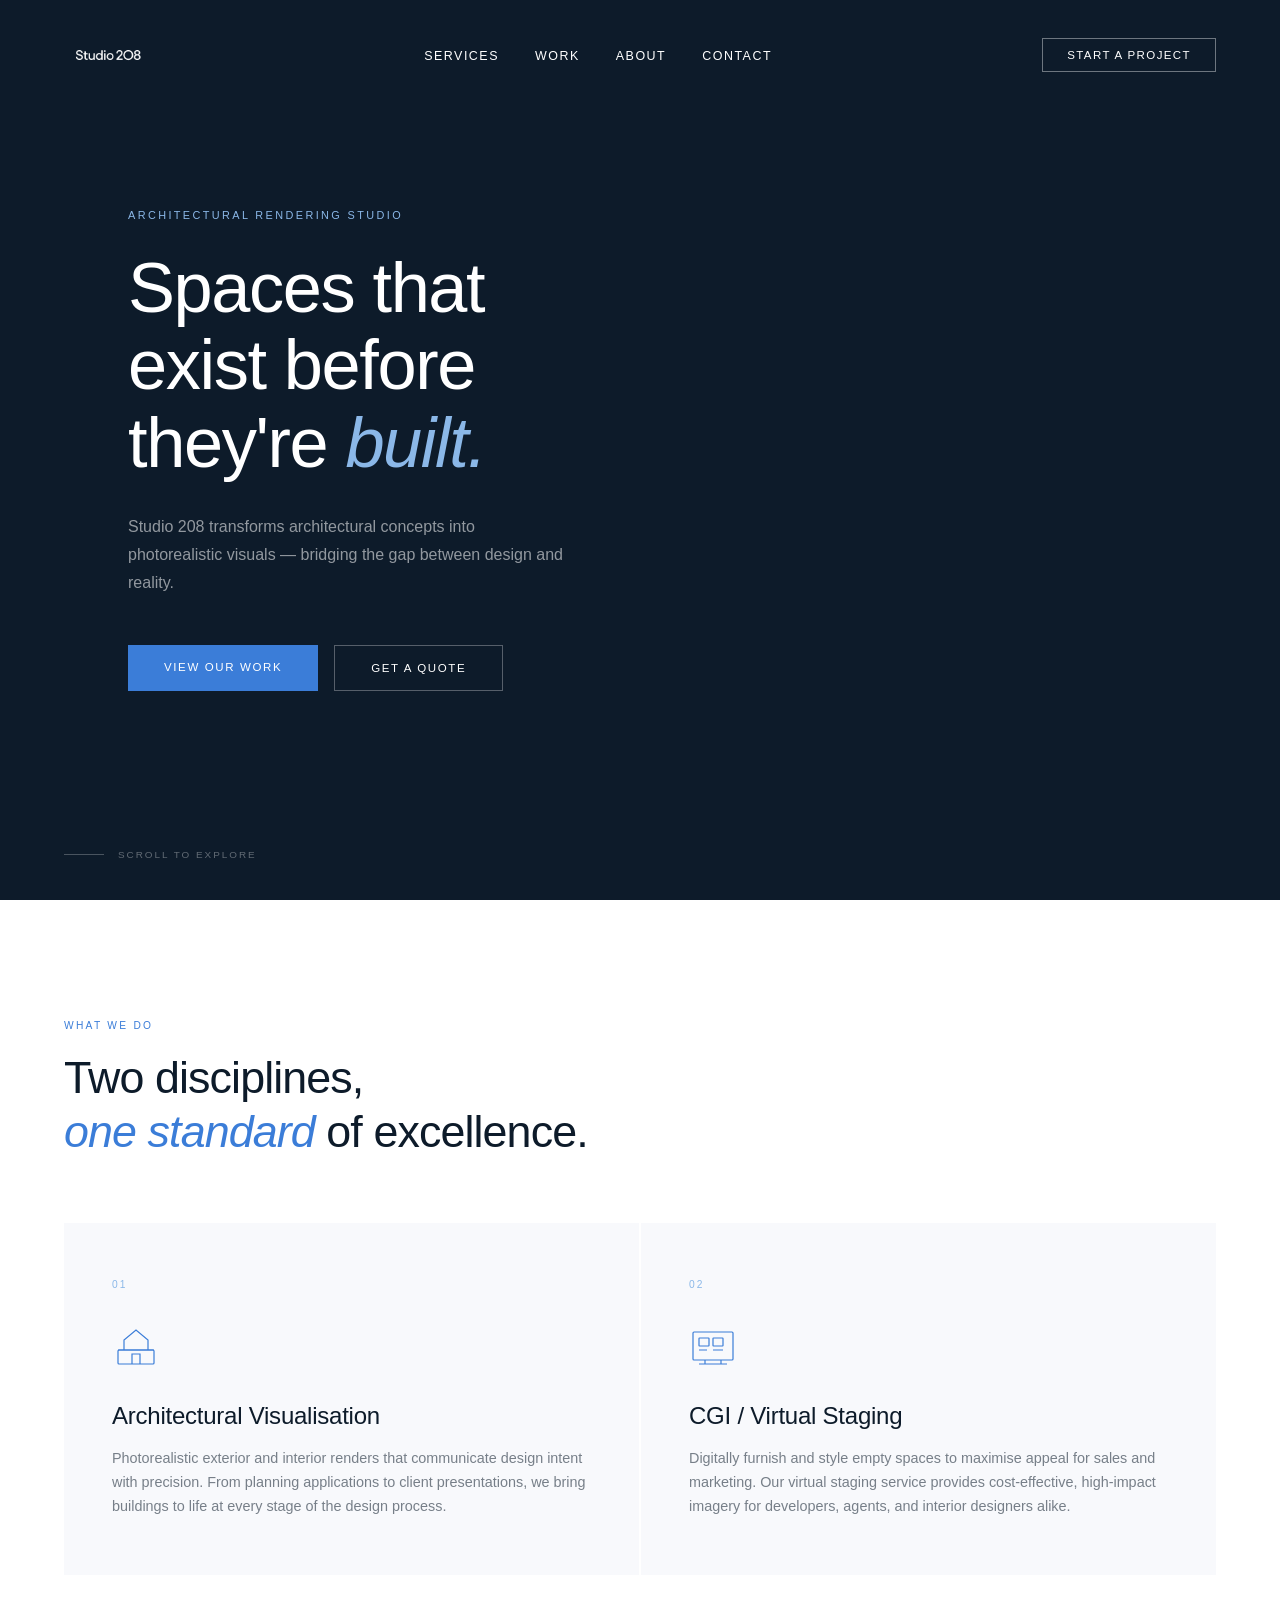
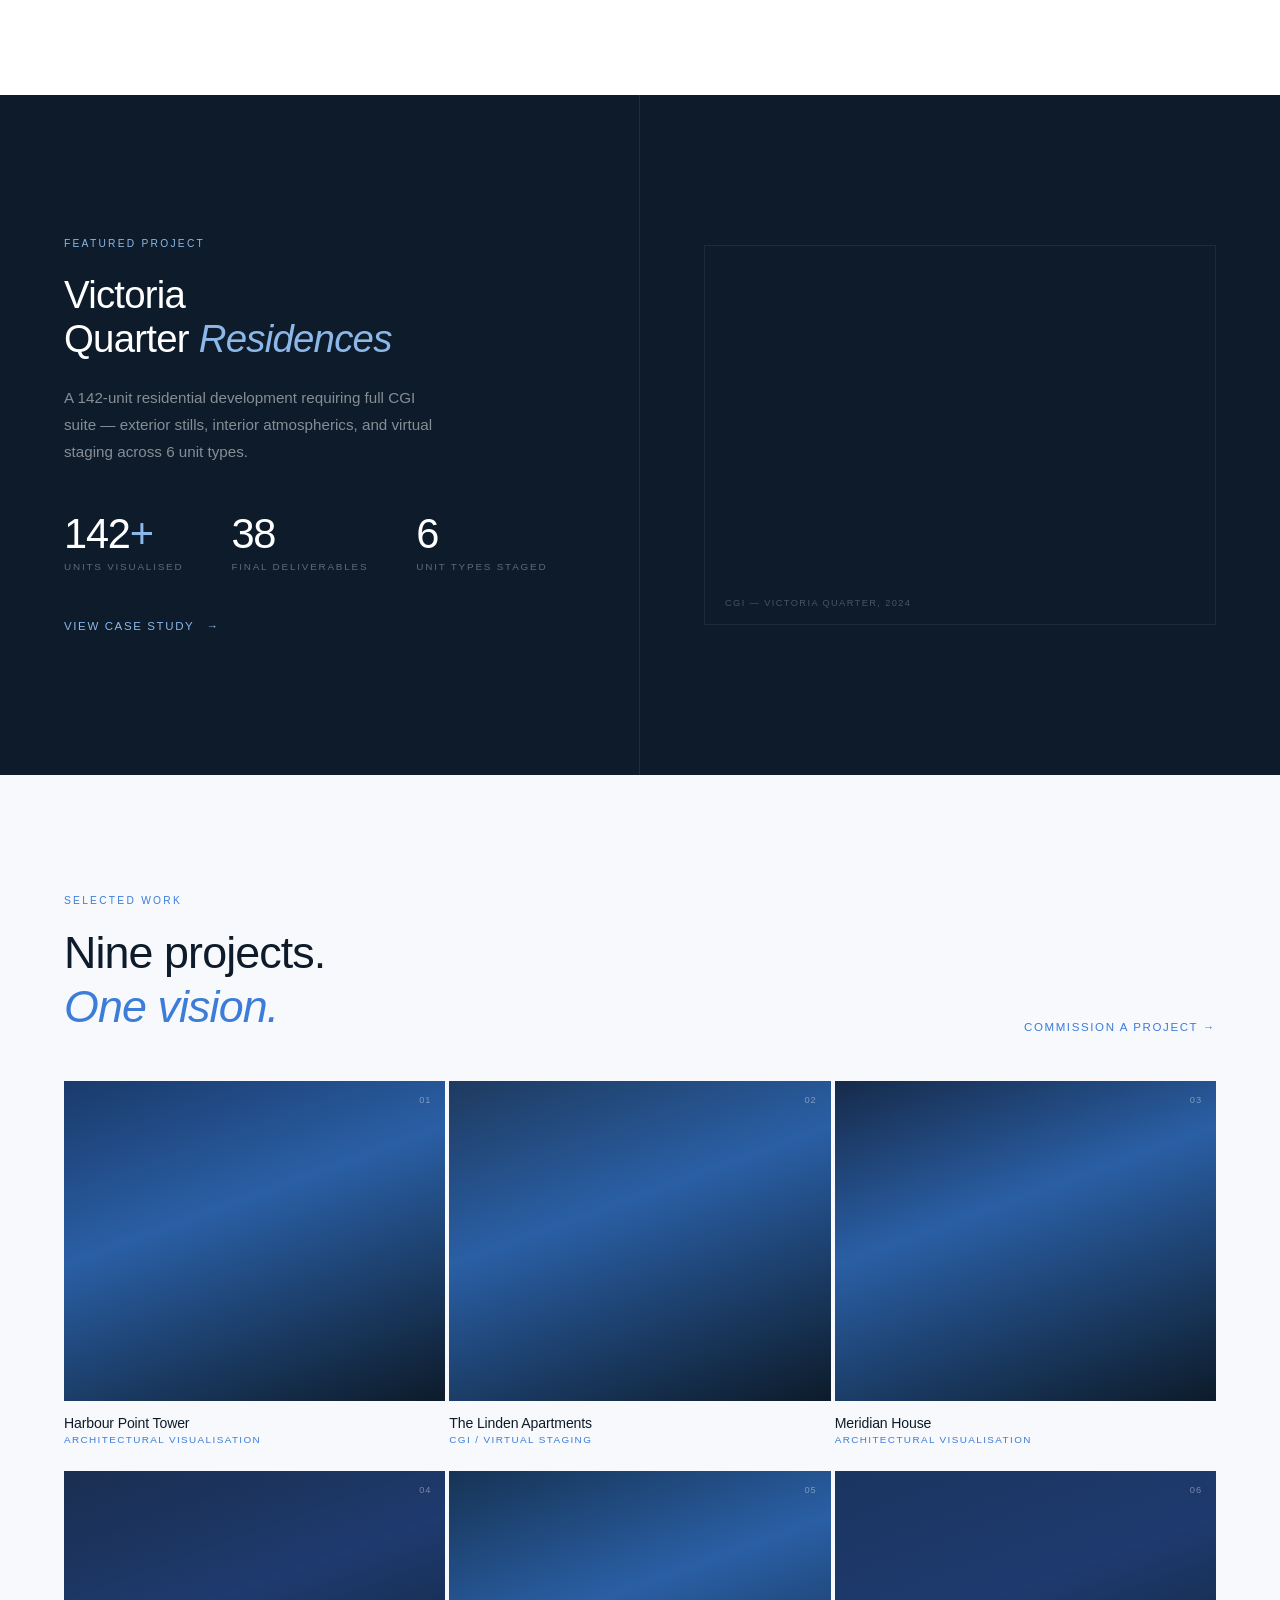
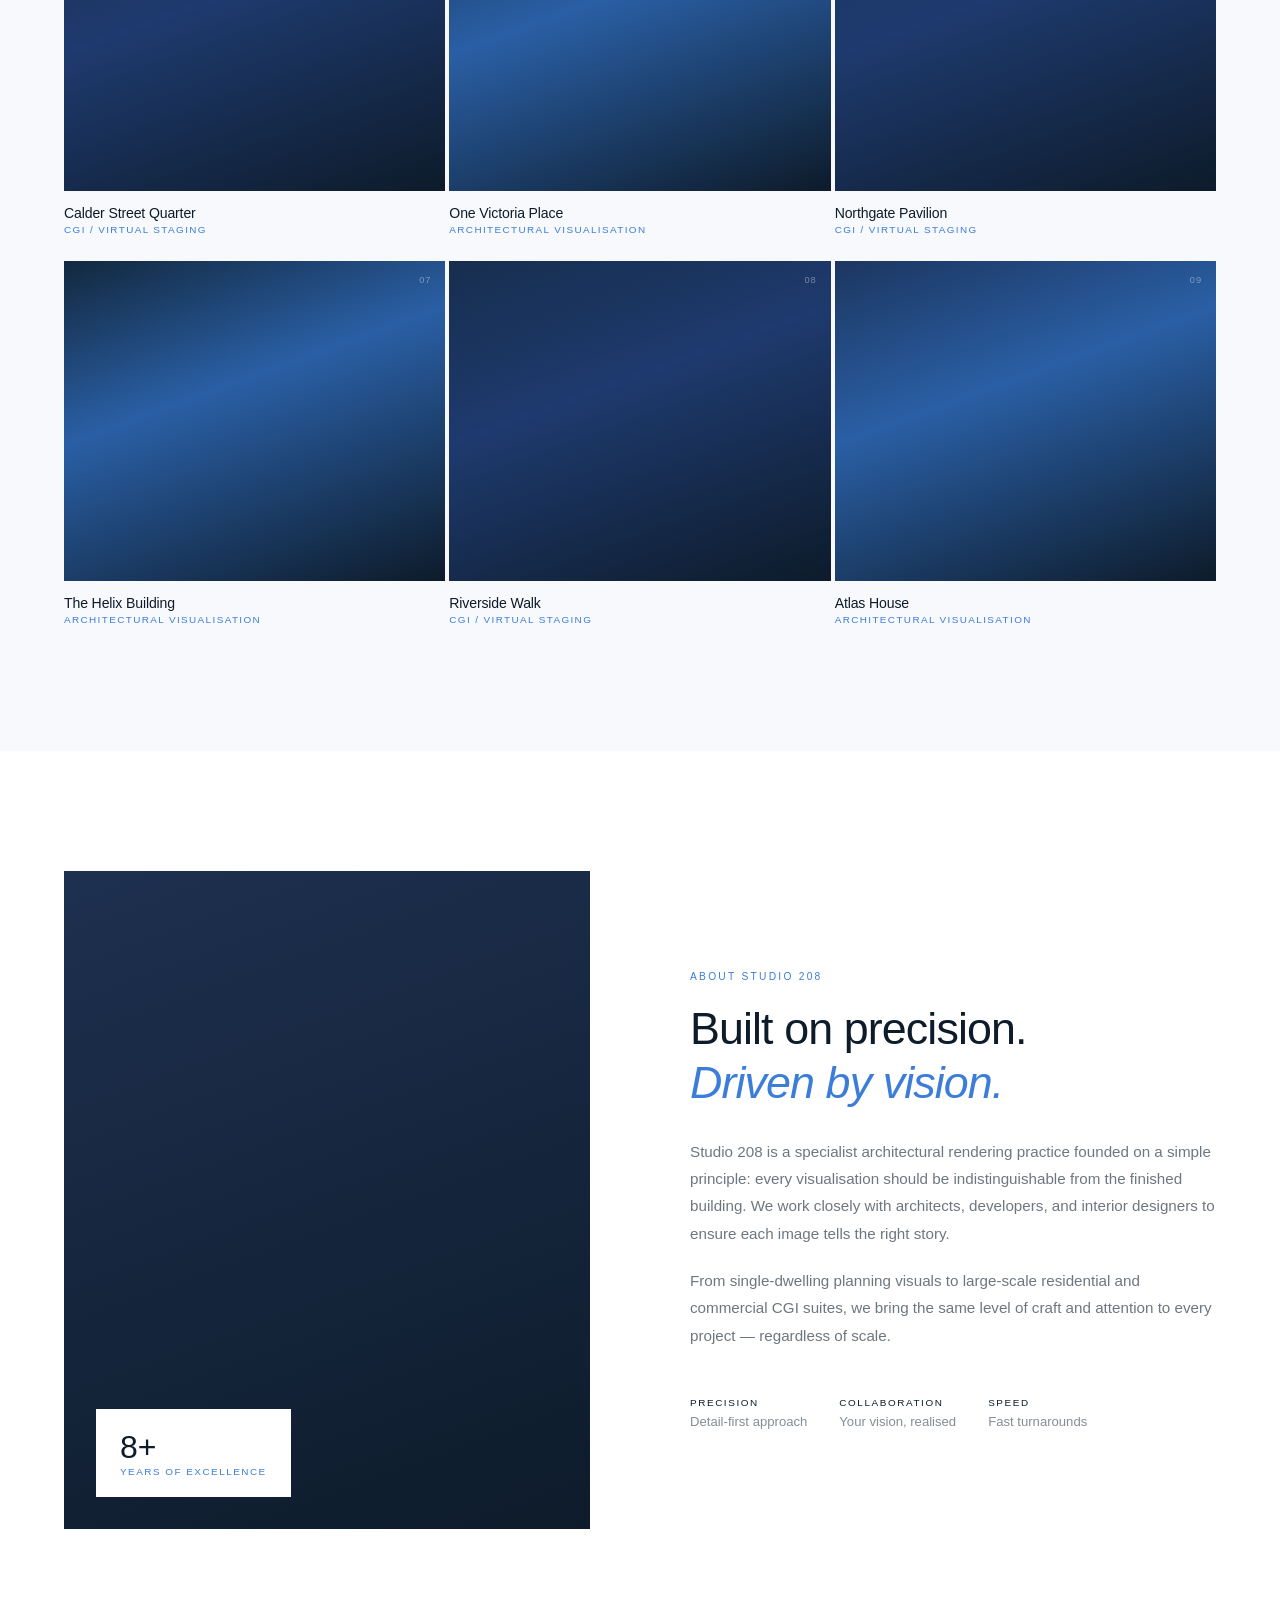
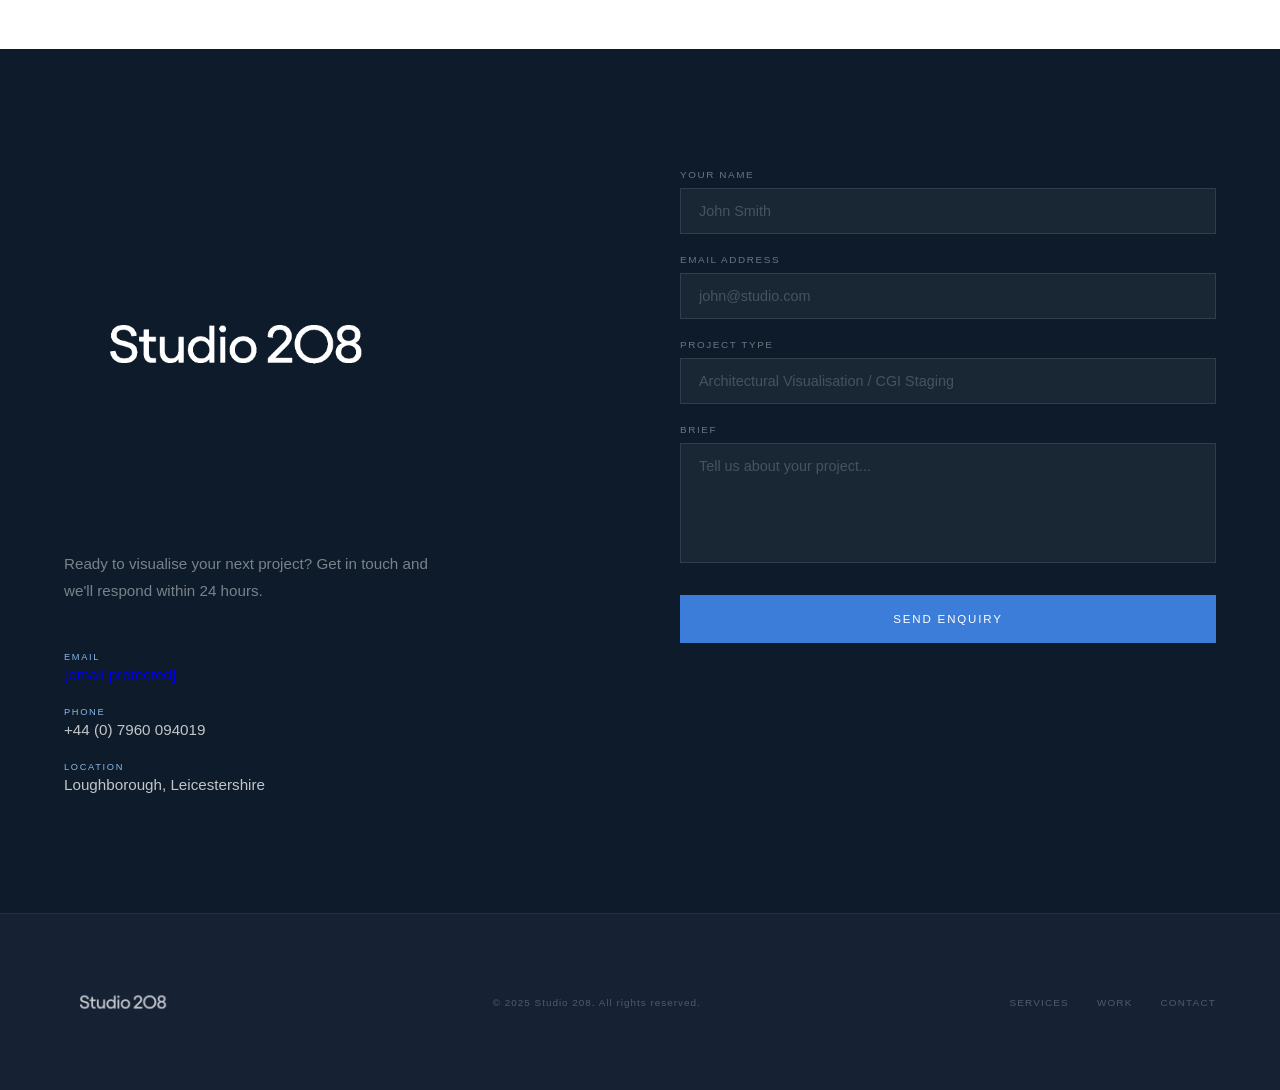
<file: Updated Studio 208 website design 260326.html>
<!DOCTYPE html>
<!-- saved from url=(0074)file:///Users/joefrenchy/Downloads/Studio_208_website_design_260326_3.html -->
<html lang="en"><head><meta http-equiv="Content-Type" content="text/html; charset=UTF-8">

<meta name="viewport" content="width=device-width, initial-scale=1.0">
<title>Studio 208 — Architectural Rendering</title>
<style>
*,*::before,*::after{box-sizing:border-box;margin:0;padding:0;}
html{scroll-behavior:smooth;}
body{
  font-family:'Helvetica Neue',Helvetica,Arial,sans-serif;
  background:#F8F9FC;
  color:#0D1B2A;
  overflow-x:hidden;
}
:root{
  --navy:#0D1B2A;
  --navy-mid:#162234;
  --navy-light:#1E3050;
  --blue:#2A5FA5;
  --blue-mid:#3B7DD8;
  --sky:#8BB8E8;
  --ice:#D4E6F7;
  --white:#FFFFFF;
  --off-white:#F8F9FC;
  --border:rgba(13,27,42,0.1);
}

/* ── NAV ── */
nav{
  position:fixed;top:0;left:0;right:0;z-index:200;
  display:flex;align-items:center;justify-content:space-between;
  padding:10px 64px;
  transition:all 0.4s ease;
}
nav.scrolled{
  background:rgba(248,249,252,0.95);
  backdrop-filter:blur(14px);
  padding:6px 64px;
  border-bottom:1px solid var(--border);
}
/* Logo: white on dark hero, black when nav scrolled over light bg */
.nav-logo img{
  height:90px;
  display:block;
  filter:brightness(0) invert(1);
  transition:filter 0.3s ease;
}
nav.scrolled .nav-logo img{
  /* Black logo on white/light background */
  filter:brightness(0) invert(0);
}
.nav-links{display:flex;gap:36px;list-style:none;}
.nav-links a{
  font-size:0.78rem;letter-spacing:0.12em;text-transform:uppercase;
  color:var(--white);text-decoration:none;font-weight:400;
  transition:color 0.2s;
}
nav.scrolled .nav-links a{color:var(--navy);}
.nav-links a:hover{color:var(--sky);}
nav.scrolled .nav-links a:hover{color:var(--blue-mid);}
.nav-cta{
  font-size:0.72rem;letter-spacing:0.12em;text-transform:uppercase;
  color:var(--white);border:1px solid rgba(255,255,255,0.4);
  padding:10px 24px;text-decoration:none;font-weight:400;
  transition:all 0.25s;
}
nav.scrolled .nav-cta{color:var(--navy);border-color:var(--navy);}
.nav-cta:hover{background:var(--white);color:var(--navy);}
nav.scrolled .nav-cta:hover{background:var(--navy);color:var(--white);}

/* ── HERO ── */
#hero{
  position:relative;height:100vh;min-height:700px;
  background:var(--navy);overflow:hidden;
  display:flex;align-items:center;
}
#hero-canvas{position:absolute;inset:0;width:100%;height:100%;}
.hero-content{
  position:relative;z-index:10;
  padding:0 64px;max-width:760px;
}
.hero-eyebrow{
  font-size:0.68rem;letter-spacing:0.22em;text-transform:uppercase;
  color:var(--sky);font-weight:400;margin-bottom:28px;
  opacity:0;transform:translateY(20px);
  animation:fadeUp 0.8s 0.3s forwards;
}
.hero-title{
  font-size:clamp(2.8rem,5.5vw,5.2rem);font-weight:200;
  color:var(--white);line-height:1.1;letter-spacing:-0.02em;margin-bottom:32px;
}
.hero-title .line{display:block;opacity:0;transform:translateY(30px);}
.hero-title .line:nth-child(1){animation:fadeUp 0.9s 0.5s forwards;}
.hero-title .line:nth-child(2){animation:fadeUp 0.9s 0.7s forwards;}
.hero-title .line:nth-child(3){animation:fadeUp 0.9s 0.9s forwards;}
.hero-title em{font-style:italic;font-weight:300;color:var(--sky);}
.hero-sub{
  font-size:1rem;line-height:1.75;color:rgba(255,255,255,0.55);
  font-weight:300;max-width:440px;margin-bottom:48px;
  opacity:0;transform:translateY(20px);animation:fadeUp 0.8s 1.1s forwards;
}
.hero-btns{
  display:flex;gap:16px;
  opacity:0;transform:translateY(20px);animation:fadeUp 0.8s 1.3s forwards;
}
.btn-primary{
  font-size:0.72rem;letter-spacing:0.14em;text-transform:uppercase;
  background:var(--blue-mid);color:var(--white);
  padding:16px 36px;text-decoration:none;font-weight:500;transition:background 0.25s;
}
.btn-primary:hover{background:var(--blue);}
.btn-outline{
  font-size:0.72rem;letter-spacing:0.14em;text-transform:uppercase;
  border:1px solid rgba(255,255,255,0.3);color:var(--white);
  padding:16px 36px;text-decoration:none;font-weight:400;transition:all 0.25s;
}
.btn-outline:hover{background:rgba(255,255,255,0.08);}
.hero-scroll{
  position:absolute;bottom:40px;left:64px;z-index:10;
  display:flex;align-items:center;gap:14px;
  font-size:0.62rem;letter-spacing:0.2em;text-transform:uppercase;
  color:rgba(255,255,255,0.35);
  opacity:0;animation:fadeUp 0.8s 1.6s forwards;
}
.hero-scroll-line{width:40px;height:1px;background:rgba(255,255,255,0.25);}
@keyframes fadeUp{to{opacity:1;transform:translateY(0);}}

/* ── SCROLL REVEAL ── */
.reveal{opacity:0;transform:translateY(40px);transition:opacity 0.7s ease,transform 0.7s ease;}
.reveal.visible{opacity:1;transform:none;}
.reveal-left{opacity:0;transform:translateX(-40px);transition:opacity 0.7s ease,transform 0.7s ease;}
.reveal-left.visible{opacity:1;transform:none;}
.reveal-right{opacity:0;transform:translateX(40px);transition:opacity 0.7s ease,transform 0.7s ease;}
.reveal-right.visible{opacity:1;transform:none;}

/* ── SECTIONS ── */
section{padding:120px 64px;}
.section-label{
  font-size:0.64rem;letter-spacing:0.22em;text-transform:uppercase;
  color:var(--blue-mid);font-weight:500;margin-bottom:20px;
}
.section-title{
  font-size:clamp(2rem,3.5vw,3.2rem);font-weight:200;
  line-height:1.2;letter-spacing:-0.02em;color:var(--navy);
}
.section-title em{font-style:italic;color:var(--blue-mid);}

/* ── SERVICES ── */
#services{background:var(--white);}
.services-grid{display:grid;grid-template-columns:1fr 1fr;gap:2px;margin-top:64px;}
.service-card{
  background:var(--off-white);padding:56px 48px;
  position:relative;overflow:hidden;transition:background 0.35s;
}
.service-card::before{
  content:'';position:absolute;bottom:0;left:0;right:0;height:3px;
  background:linear-gradient(90deg,var(--blue-mid),var(--sky));
  transform:scaleX(0);transform-origin:left;transition:transform 0.4s ease;
}
.service-card:hover{background:var(--ice);}
.service-card:hover::before{transform:scaleX(1);}
.service-num{font-size:0.64rem;letter-spacing:0.2em;color:var(--sky);font-weight:400;margin-bottom:32px;}
.service-icon{width:48px;height:48px;margin-bottom:28px;color:var(--blue-mid);}
.service-name{font-size:1.5rem;font-weight:300;color:var(--navy);letter-spacing:-0.01em;margin-bottom:16px;}
.service-desc{font-size:0.9rem;line-height:1.7;color:rgba(13,27,42,0.55);font-weight:300;}

/* ── FEATURED ── */
#featured{background:var(--navy);padding:0;position:relative;overflow:hidden;}
#featured-canvas{position:absolute;inset:0;width:100%;height:100%;opacity:0.15;pointer-events:none;}
.featured-inner{position:relative;z-index:5;display:grid;grid-template-columns:1fr 1fr;min-height:680px;}
.featured-left{
  padding:100px 80px 100px 64px;
  display:flex;flex-direction:column;justify-content:center;
  border-right:1px solid rgba(255,255,255,0.08);
}
.featured-label{font-size:0.64rem;letter-spacing:0.22em;text-transform:uppercase;color:var(--sky);margin-bottom:24px;}
.featured-title{
  font-size:clamp(2rem,3vw,3rem);font-weight:200;
  color:var(--white);line-height:1.15;letter-spacing:-0.02em;margin-bottom:24px;
}
.featured-title em{font-style:italic;color:var(--sky);}
.featured-desc{font-size:0.95rem;line-height:1.75;color:rgba(255,255,255,0.5);font-weight:300;margin-bottom:48px;max-width:380px;}
.stats-row{display:flex;gap:48px;margin-bottom:48px;}
.stat-num{font-size:2.6rem;font-weight:200;color:var(--white);letter-spacing:-0.03em;line-height:1;}
.stat-num span{color:var(--sky);}
.stat-label{font-size:0.62rem;letter-spacing:0.18em;text-transform:uppercase;color:rgba(255,255,255,0.35);margin-top:6px;}
.featured-link{
  font-size:0.72rem;letter-spacing:0.14em;text-transform:uppercase;
  color:var(--sky);text-decoration:none;display:flex;align-items:center;gap:12px;transition:gap 0.25s;
}
.featured-link:hover{gap:20px;}
.featured-link::after{content:'→';}
.featured-right{
  display:flex;align-items:center;justify-content:center;padding:64px;position:relative;
}
.render-placeholder{
  width:100%;height:380px;
  border:1px solid rgba(255,255,255,0.07);
  position:relative;overflow:hidden;
}
.render-placeholder canvas{position:absolute;inset:0;width:100%;height:100%;}
.render-label{
  position:absolute;bottom:16px;left:20px;
  font-size:0.58rem;letter-spacing:0.15em;text-transform:uppercase;
  color:rgba(255,255,255,0.25);z-index:2;
}

/* ── PROJECTS 3×3 GRID ── */
#projects{background:var(--off-white);}
.projects-header{display:flex;align-items:flex-end;justify-content:space-between;margin-bottom:48px;}
.projects-link{font-size:0.72rem;letter-spacing:0.14em;text-transform:uppercase;color:var(--blue-mid);text-decoration:none;}
.proj-grid{
  display:grid;
  grid-template-columns:repeat(3,1fr);
  gap:20px 4px;
}
.proj-wrap{display:flex;flex-direction:column;min-width:0;}
.proj{
  position:relative;
  overflow:hidden;
  cursor:pointer;
  background:var(--navy-light);
  height:320px;
  /* No reveal animation on proj — they render immediately */
  opacity:1 !important;
  transform:none !important;
}
.proj canvas{
  position:absolute;
  top:0;left:0;
  width:100%;height:100%;
  display:block;
}
.proj-overlay{
  position:absolute;inset:0;
  background:linear-gradient(to top,rgba(13,27,42,0.92) 0%,rgba(13,27,42,0) 55%);
  opacity:0;transition:opacity 0.4s;
  display:flex;flex-direction:column;justify-content:flex-end;padding:22px;
}
.proj:hover .proj-overlay{opacity:1;}
.proj-overlay-name{font-size:0.95rem;font-weight:300;color:var(--white);letter-spacing:-0.01em;margin-bottom:4px;}
.proj-overlay-type{font-size:0.6rem;letter-spacing:0.18em;text-transform:uppercase;color:var(--sky);}
.proj-num{
  position:absolute;top:14px;right:14px;
  font-size:0.58rem;letter-spacing:0.1em;color:rgba(255,255,255,0.4);
  transition:opacity 0.3s;
}
.proj:hover .proj-num{opacity:0;}
/* Caption below each project cell */
.proj-caption{
  padding:14px 0 6px 0;
}
.proj-caption-name{
  font-size:0.88rem;font-weight:400;color:var(--navy);
  letter-spacing:-0.01em;margin-bottom:3px;
}
.proj-caption-type{
  font-size:0.62rem;letter-spacing:0.14em;text-transform:uppercase;
  color:var(--blue-mid);font-weight:400;
}

/* ── ABOUT ── */
#about{background:var(--white);}
.about-inner{display:grid;grid-template-columns:1fr 1fr;gap:100px;align-items:center;}
.about-image{
  width:100%;aspect-ratio:4/5;
  background:linear-gradient(160deg,var(--navy-light),var(--navy));
  position:relative;overflow:hidden;
}
.about-image canvas{position:absolute;inset:0;width:100%;height:100%;display:block;}
.about-tag{
  position:absolute;bottom:32px;left:32px;
  background:var(--white);padding:20px 24px;z-index:2;
}
.about-tag-num{font-size:2rem;font-weight:200;color:var(--navy);}
.about-tag-text{font-size:0.62rem;letter-spacing:0.15em;text-transform:uppercase;color:var(--blue-mid);}
.about-text{font-size:0.95rem;line-height:1.8;color:rgba(13,27,42,0.6);font-weight:300;margin-bottom:20px;}
.about-vals{display:flex;gap:32px;margin-top:48px;flex-wrap:wrap;}
.val-name{font-size:0.62rem;letter-spacing:0.16em;text-transform:uppercase;color:var(--navy);font-weight:500;margin-bottom:6px;}
.val-desc{font-size:0.82rem;color:rgba(13,27,42,0.5);font-weight:300;}

/* ── CONTACT ── */
#contact{background:var(--navy);position:relative;overflow:hidden;}
.contact-inner{display:grid;grid-template-columns:1fr 1fr;gap:80px;position:relative;z-index:5;}
.contact-title{
  font-size:clamp(2.2rem,3.5vw,3.4rem);font-weight:200;
  color:var(--white);letter-spacing:-0.02em;line-height:1.15;margin-bottom:28px;
}
.contact-title em{font-style:italic;color:var(--sky);}
.contact-sub{font-size:0.95rem;line-height:1.75;color:rgba(255,255,255,0.45);font-weight:300;margin-bottom:48px;max-width:380px;}
.contact-details{display:flex;flex-direction:column;gap:24px;}
.contact-item-label{font-size:0.58rem;letter-spacing:0.18em;text-transform:uppercase;color:var(--sky);margin-bottom:4px;}
.contact-item-val{font-size:0.95rem;color:rgba(255,255,255,0.75);font-weight:300;}
.form-group{margin-bottom:20px;}
.form-label{display:block;font-size:0.62rem;letter-spacing:0.16em;text-transform:uppercase;color:rgba(255,255,255,0.4);margin-bottom:8px;}
.form-control{
  width:100%;background:rgba(255,255,255,0.05);
  border:1px solid rgba(255,255,255,0.1);color:var(--white);
  font-family:inherit;font-size:0.9rem;font-weight:300;
  padding:14px 18px;outline:none;transition:border-color 0.2s;
}
.form-control:focus{border-color:var(--sky);}
.form-control::placeholder{color:rgba(255,255,255,0.2);}
textarea.form-control{resize:none;height:120px;}
.btn-form{
  width:100%;font-family:inherit;font-size:0.72rem;letter-spacing:0.16em;
  text-transform:uppercase;background:var(--blue-mid);color:var(--white);
  border:none;padding:18px;cursor:pointer;transition:background 0.25s;margin-top:8px;
}
.btn-form:hover{background:var(--blue);}

/* ── FOOTER ── */
footer{
  background:var(--navy-mid);padding:28px 64px;
  display:flex;align-items:center;justify-content:space-between;
  border-top:1px solid rgba(255,255,255,0.06);
}
/* Footer is always on dark background — keep logo white */
footer .footer-logo{
  height:120px;display:block;
  filter:brightness(0) invert(1);
  opacity:0.75;
}
.footer-copy{font-size:0.62rem;letter-spacing:0.1em;color:rgba(255,255,255,0.25);}
.footer-links{display:flex;gap:28px;}
.footer-links a{font-size:0.62rem;letter-spacing:0.12em;text-transform:uppercase;color:rgba(255,255,255,0.25);text-decoration:none;transition:color 0.2s;}
.footer-links a:hover{color:rgba(255,255,255,0.6);}
</style>
</head>
<body>

<!-- NAV -->
<nav id="nav" class="">
  <a href="file:///Users/joefrenchy/Downloads/studio208_6.html#" class="nav-logo">
    <img src="[data-uri]" alt="Studio 208">
  </a>
  <ul class="nav-links">
    <li><a href="file:///Users/joefrenchy/Downloads/studio208_6.html#services">Services</a></li>
    <li><a href="file:///Users/joefrenchy/Downloads/studio208_6.html#projects">Work</a></li>
    <li><a href="file:///Users/joefrenchy/Downloads/studio208_6.html#about">About</a></li>
    <li><a href="file:///Users/joefrenchy/Downloads/studio208_6.html#contact">Contact</a></li>
  </ul>
  <a href="file:///Users/joefrenchy/Downloads/studio208_6.html#contact" class="nav-cta">Start a Project</a>
</nav>

<!-- HERO -->
<section id="hero">
  <canvas id="hero-canvas" width="1652" height="954"></canvas>
  <div class="hero-content">
    <div class="hero-eyebrow">Architectural Rendering Studio</div>
    <h1 class="hero-title">
      <span class="line">Spaces that</span>
      <span class="line">exist before</span>
      <span class="line">they're <em>built.</em></span>
    </h1>
    <p class="hero-sub">Studio 208 transforms architectural concepts into photorealistic visuals — bridging the gap between design and reality.</p>
    <div class="hero-btns">
      <a href="file:///Users/joefrenchy/Downloads/studio208_6.html#projects" class="btn-primary">View Our Work</a>
      <a href="file:///Users/joefrenchy/Downloads/studio208_6.html#contact" class="btn-outline">Get a Quote</a>
    </div>
  </div>
  <div class="hero-scroll">
    <div class="hero-scroll-line"></div>
    Scroll to explore
  </div>
</section>

<!-- SERVICES -->
<section id="services">
  <div class="reveal visible">
    <div class="section-label">What We Do</div>
    <h2 class="section-title">Two disciplines,<br><em>one standard</em> of excellence.</h2>
  </div>
  <div class="services-grid">
    <div class="service-card reveal visible" style="transition-delay:0.05s">
      <div class="service-num">01</div>
      <svg class="service-icon" viewBox="0 0 48 48" fill="none" stroke="currentColor" stroke-width="1.2">
        <rect x="6" y="28" width="36" height="14" rx="1"></rect>
        <path d="M12 28V18l12-10 12 10v10"></path>
        <path d="M20 42V32h8v10"></path>
        <line x1="6" y1="28" x2="42" y2="28"></line>
      </svg>
      <div class="service-name">Architectural Visualisation</div>
      <p class="service-desc">Photorealistic exterior and interior renders that communicate design intent with precision. From planning applications to client presentations, we bring buildings to life at every stage of the design process.</p>
    </div>
    <div class="service-card reveal visible" style="transition-delay:0.15s">
      <div class="service-num">02</div>
      <svg class="service-icon" viewBox="0 0 48 48" fill="none" stroke="currentColor" stroke-width="1.2">
        <rect x="4" y="10" width="40" height="28" rx="1"></rect>
        <path d="M16 38v4M32 38v4M10 42h28"></path>
        <rect x="10" y="16" width="10" height="8" rx="0.5"></rect>
        <rect x="24" y="16" width="10" height="8" rx="0.5"></rect>
        <path d="M10 28h8M24 28h10"></path>
      </svg>
      <div class="service-name">CGI / Virtual Staging</div>
      <p class="service-desc">Digitally furnish and style empty spaces to maximise appeal for sales and marketing. Our virtual staging service provides cost-effective, high-impact imagery for developers, agents, and interior designers alike.</p>
    </div>
  </div>
</section>

<!-- FEATURED PROJECT -->
<section id="featured">
  <canvas id="featured-canvas" width="1652" height="680"></canvas>
  <div class="featured-inner">
    <div class="featured-left reveal-left visible">
      <div class="featured-label">Featured Project</div>
      <h2 class="featured-title">Victoria<br>Quarter <em>Residences</em></h2>
      <p class="featured-desc">A 142-unit residential development requiring full CGI suite — exterior stills, interior atmospherics, and virtual staging across 6 unit types.</p>
      <div class="stats-row">
        <div>
          <div class="stat-num" data-target="142">142<span>+</span></div>
          <div class="stat-label">Units Visualised</div>
        </div>
        <div>
          <div class="stat-num" data-target="38">38</div>
          <div class="stat-label">Final Deliverables</div>
        </div>
        <div>
          <div class="stat-num" data-target="6">6</div>
          <div class="stat-label">Unit Types Staged</div>
        </div>
      </div>
      <a href="file:///Users/joefrenchy/Downloads/studio208_6.html#projects" class="featured-link">View Case Study</a>
    </div>
    <div class="featured-right reveal-right visible">
      <div class="render-placeholder">
        <canvas id="render-canvas" width="698" height="380"></canvas>
        <div class="render-label">CGI — Victoria Quarter, 2024</div>
      </div>
    </div>
  </div>
</section>

<!-- PROJECTS 3×3 GRID -->
<section id="projects">
  <div class="projects-header reveal visible">
    <div>
      <div class="section-label">Selected Work</div>
      <h2 class="section-title">Nine projects.<br><em>One vision.</em></h2>
    </div>
    <a href="file:///Users/joefrenchy/Downloads/studio208_6.html#contact" class="projects-link">Commission a project →</a>
  </div>
  <div class="proj-grid" id="proj-grid">

  <div class="proj-wrap">
    <div class="proj" style="background:linear-gradient(160deg,#1a3a6b 0%,#2a5fa5 40%,#0d1b2a 100%);">
      <div class="proj-overlay"><div class="proj-overlay-name">Harbour Point Tower</div><div class="proj-overlay-type">Architectural Visualisation</div></div>
      <div class="proj-num">01</div>
    </div>
    <div class="proj-caption"><div class="proj-caption-name">Harbour Point Tower</div><div class="proj-caption-type">Architectural Visualisation</div></div>
  </div>

  <div class="proj-wrap">
    <div class="proj" style="background:linear-gradient(160deg,#1e3a5f 0%,#2a5fa5 40%,#0d1b2a 100%);">
      <div class="proj-overlay"><div class="proj-overlay-name">The Linden Apartments</div><div class="proj-overlay-type">CGI / Virtual Staging</div></div>
      <div class="proj-num">02</div>
    </div>
    <div class="proj-caption"><div class="proj-caption-name">The Linden Apartments</div><div class="proj-caption-type">CGI / Virtual Staging</div></div>
  </div>

  <div class="proj-wrap">
    <div class="proj" style="background:linear-gradient(160deg,#162a4a 0%,#2a5fa5 40%,#0d1b2a 100%);">
      <div class="proj-overlay"><div class="proj-overlay-name">Meridian House</div><div class="proj-overlay-type">Architectural Visualisation</div></div>
      <div class="proj-num">03</div>
    </div>
    <div class="proj-caption"><div class="proj-caption-name">Meridian House</div><div class="proj-caption-type">Architectural Visualisation</div></div>
  </div>

  <div class="proj-wrap">
    <div class="proj" style="background:linear-gradient(160deg,#1a2e50 0%,#1e3a6e 40%,#0d1b2a 100%);">
      <div class="proj-overlay"><div class="proj-overlay-name">Calder Street Quarter</div><div class="proj-overlay-type">CGI / Virtual Staging</div></div>
      <div class="proj-num">04</div>
    </div>
    <div class="proj-caption"><div class="proj-caption-name">Calder Street Quarter</div><div class="proj-caption-type">CGI / Virtual Staging</div></div>
  </div>

  <div class="proj-wrap">
    <div class="proj" style="background:linear-gradient(160deg,#163354 0%,#2a5fa5 40%,#0d1b2a 100%);">
      <div class="proj-overlay"><div class="proj-overlay-name">One Victoria Place</div><div class="proj-overlay-type">Architectural Visualisation</div></div>
      <div class="proj-num">05</div>
    </div>
    <div class="proj-caption"><div class="proj-caption-name">One Victoria Place</div><div class="proj-caption-type">Architectural Visualisation</div></div>
  </div>

  <div class="proj-wrap">
    <div class="proj" style="background:linear-gradient(160deg,#1a3560 0%,#1e3a6e 40%,#0d1b2a 100%);">
      <div class="proj-overlay"><div class="proj-overlay-name">Northgate Pavilion</div><div class="proj-overlay-type">CGI / Virtual Staging</div></div>
      <div class="proj-num">06</div>
    </div>
    <div class="proj-caption"><div class="proj-caption-name">Northgate Pavilion</div><div class="proj-caption-type">CGI / Virtual Staging</div></div>
  </div>

  <div class="proj-wrap">
    <div class="proj" style="background:linear-gradient(160deg,#12283e 0%,#2a5fa5 40%,#0d1b2a 100%);">
      <div class="proj-overlay"><div class="proj-overlay-name">The Helix Building</div><div class="proj-overlay-type">Architectural Visualisation</div></div>
      <div class="proj-num">07</div>
    </div>
    <div class="proj-caption"><div class="proj-caption-name">The Helix Building</div><div class="proj-caption-type">Architectural Visualisation</div></div>
  </div>

  <div class="proj-wrap">
    <div class="proj" style="background:linear-gradient(160deg,#172e4e 0%,#1e3a6e 40%,#0d1b2a 100%);">
      <div class="proj-overlay"><div class="proj-overlay-name">Riverside Walk</div><div class="proj-overlay-type">CGI / Virtual Staging</div></div>
      <div class="proj-num">08</div>
    </div>
    <div class="proj-caption"><div class="proj-caption-name">Riverside Walk</div><div class="proj-caption-type">CGI / Virtual Staging</div></div>
  </div>

  <div class="proj-wrap">
    <div class="proj" style="background:linear-gradient(160deg,#1c3660 0%,#2a5fa5 40%,#0d1b2a 100%);">
      <div class="proj-overlay"><div class="proj-overlay-name">Atlas House</div><div class="proj-overlay-type">Architectural Visualisation</div></div>
      <div class="proj-num">09</div>
    </div>
    <div class="proj-caption"><div class="proj-caption-name">Atlas House</div><div class="proj-caption-type">Architectural Visualisation</div></div>
  </div>

</div>
</section>

<!-- ABOUT -->
<section id="about">
  <div class="about-inner">
    <div class="about-image reveal-left visible">
      <canvas id="about-canvas" width="712" height="890"></canvas>
      <div class="about-tag">
        <div class="about-tag-num">8+</div>
        <div class="about-tag-text">Years of excellence</div>
      </div>
    </div>
    <div class="reveal-right visible">
      <div class="section-label">About Studio 208</div>
      <h2 class="section-title" style="margin-bottom:28px">Built on precision.<br><em>Driven by vision.</em></h2>
      <p class="about-text">Studio 208 is a specialist architectural rendering practice founded on a simple principle: every visualisation should be indistinguishable from the finished building. We work closely with architects, developers, and interior designers to ensure each image tells the right story.</p>
      <p class="about-text">From single-dwelling planning visuals to large-scale residential and commercial CGI suites, we bring the same level of craft and attention to every project — regardless of scale.</p>
      <div class="about-vals">
        <div><div class="val-name">Precision</div><div class="val-desc">Detail-first approach</div></div>
        <div><div class="val-name">Collaboration</div><div class="val-desc">Your vision, realised</div></div>
        <div><div class="val-name">Speed</div><div class="val-desc">Fast turnarounds</div></div>
      </div>
    </div>
  </div>
</section>

<!-- CONTACT -->
<section id="contact">
  <div class="contact-inner">
    <div class="reveal-left visible">
      <img src="[data-uri]" alt="Studio 208" class="contact-logo" style="height:350px;display:block;margin-bottom:32px;filter:brightness(0) invert(1);">
      <p class="contact-sub">Ready to visualise your next project? Get in touch and we'll respond within 24 hours.</p>
      <div class="contact-details">
        <div><div class="contact-item-label">Email</div><div class="contact-item-val"><a href="file:///cdn-cgi/l/email-protection" class="__cf_email__" data-cfemail="f993969cb98a8d8c9d9096cbc9c1d78c92">[email&nbsp;protected]</a></div></div>
        <div><div class="contact-item-label">Phone</div><div class="contact-item-val">+44 (0) 7960 094019</div></div>
        <div><div class="contact-item-label">Location</div><div class="contact-item-val">Loughborough, Leicestershire</div></div>
      </div>
    </div>
    <div class="reveal-right visible">
      <div class="form-group"><label class="form-label">Your Name</label><input class="form-control" type="text" placeholder="John Smith"></div>
      <div class="form-group"><label class="form-label">Email Address</label><input class="form-control" type="email" placeholder="john@studio.com"></div>
      <div class="form-group"><label class="form-label">Project Type</label><input class="form-control" type="text" placeholder="Architectural Visualisation / CGI Staging"></div>
      <div class="form-group"><label class="form-label">Brief</label><textarea class="form-control" placeholder="Tell us about your project..."></textarea></div>
      <button class="btn-form">Send Enquiry</button>
    </div>
  </div>
</section>

<!-- FOOTER -->
<footer>
  <img class="footer-logo" src="[data-uri]" alt="Studio 208">
  <div class="footer-copy">© 2025 Studio 208. All rights reserved.</div>
  <div class="footer-links">
    <a href="file:///Users/joefrenchy/Downloads/studio208_6.html#services">Services</a>
    <a href="file:///Users/joefrenchy/Downloads/studio208_6.html#projects">Work</a>
    <a href="file:///Users/joefrenchy/Downloads/studio208_6.html#contact">Contact</a>
  </div>
</footer>

<script data-cfasync="false" src="file:///cdn-cgi/scripts/5c5dd728/cloudflare-static/email-decode.min.js"></script><script>
// ── LOGO ──
const LOGO = '[data-uri]';
document.querySelectorAll('img[alt="Studio 208"]').forEach(i => i.src = LOGO);
document.querySelectorAll('.contact-logo').forEach(i => i.src = LOGO);

// ── NAV SCROLL ──
const nav = document.getElementById('nav');
window.addEventListener('scroll', () => {
  nav.classList.toggle('scrolled', window.scrollY > 60);
});

// ── SCROLL REVEAL ──
const io = new IntersectionObserver(entries => {
  entries.forEach(e => { if(e.isIntersecting){e.target.classList.add('visible');io.unobserve(e.target);} });
}, {threshold:0.1});
document.querySelectorAll('.reveal,.reveal-left,.reveal-right').forEach(el => io.observe(el));

// ── HERO CANVAS ──
(function(){
  const c = document.getElementById('hero-canvas');
  const ctx = c.getContext('2d');
  let W,H,t=0,lines=[];
  function resize(){
    W=c.width=c.offsetWidth; H=c.height=c.offsetHeight;
    lines=[];
    const cols=20,rows=14;
    for(let i=0;i<=cols;i++) for(let j=0;j<=rows;j++){
      if(Math.random()<0.5) lines.push({
        x1:i*(W/cols),y1:j*(H/rows),
        x2:(i+(Math.random()<0.5?1:0))*(W/cols),
        y2:(j+(Math.random()<0.5?0:1))*(H/rows),
        a:0,delay:Math.random()*100,speed:0.004+Math.random()*0.006,
        maxA:0.06+Math.random()*0.16
      });
    }
    for(let i=0;i<18;i++){
      const x1=Math.random()*W,y1=Math.random()*H;
      lines.push({x1,y1,x2:x1+(-120+Math.random()*240),y2:y1+(-60+Math.random()*120),
        a:0,delay:Math.random()*180,speed:0.003+Math.random()*0.004,maxA:0.04+Math.random()*0.07});
    }
  }
  function draw(){
    ctx.clearRect(0,0,W,H);
    const g=ctx.createLinearGradient(0,0,W,H);
    g.addColorStop(0,'#0D1B2A');g.addColorStop(0.5,'#162234');g.addColorStop(1,'#0a1520');
    ctx.fillStyle=g;ctx.fillRect(0,0,W,H);
    t++;
    lines.forEach(l=>{
      if(t<l.delay)return;
      l.a=Math.min(l.a+l.speed,l.maxA);
      ctx.beginPath();ctx.moveTo(l.x1,l.y1);ctx.lineTo(l.x2,l.y2);
      ctx.strokeStyle=`rgba(139,184,232,${l.a})`;ctx.lineWidth=0.8;ctx.stroke();
    });
    const cols=22,rows=14;
    for(let i=0;i<=cols;i++) for(let j=0;j<=rows;j++){
      const pulse=Math.sin(t*0.02+i*0.3+j*0.5)*0.5+0.5;
      ctx.beginPath();ctx.arc(i*(W/cols),j*(H/rows),0.7,0,Math.PI*2);
      ctx.fillStyle=`rgba(139,184,232,${0.04+pulse*0.1})`;ctx.fill();
    }
    requestAnimationFrame(draw);
  }
  window.addEventListener('resize',resize);
  resize();draw();
})();

// ── FEATURED BG CANVAS ──
(function(){
  const c=document.getElementById('featured-canvas');
  if(!c)return;
  const ctx=c.getContext('2d');
  let W,H,t=0;
  function resize(){W=c.width=c.offsetWidth;H=c.height=c.offsetHeight;}
  function draw(){
    ctx.clearRect(0,0,W,H);t+=0.4;
    const cx=W*0.5,cy=H*0.5;
    for(let r=40;r<Math.min(W,H)*0.55;r+=55){
      ctx.beginPath();
      for(let i=0;i<6;i++){
        const a=(i/6)*Math.PI*2+t*0.002;
        i===0?ctx.moveTo(cx+Math.cos(a)*r,cy+Math.sin(a)*r*0.45):ctx.lineTo(cx+Math.cos(a)*r,cy+Math.sin(a)*r*0.45);
      }
      ctx.closePath();ctx.strokeStyle='rgba(59,125,216,0.08)';ctx.lineWidth=0.6;ctx.stroke();
    }
    for(let i=0;i<8;i++){
      const a=(i/8)*Math.PI*2+t*0.004,r=Math.min(W,H)*0.32;
      const x=cx+Math.cos(a)*r,y=cy+Math.sin(a)*r*0.4,s=16;
      ctx.strokeStyle='rgba(139,184,232,0.1)';ctx.lineWidth=0.7;ctx.strokeRect(x-s,y-s,s*2,s*2);
    }
    requestAnimationFrame(draw);
  }
  window.addEventListener('resize',resize);
  resize();draw();
})();

// ── RENDER CANVAS (featured right) ──
(function(){
  const c=document.getElementById('render-canvas');
  if(!c)return;
  const ctx=c.getContext('2d');
  let W,H,t=0;
  function resize(){
    const p=c.parentElement;
    W=c.width=p.offsetWidth||400;
    H=c.height=p.offsetHeight||380;
  }
  function draw(){
    ctx.clearRect(0,0,W,H);t+=0.5;
    const sky=ctx.createLinearGradient(0,0,0,H*0.62);
    sky.addColorStop(0,'#1a2e4a');sky.addColorStop(1,'#2a4a70');
    ctx.fillStyle=sky;ctx.fillRect(0,0,W,H*0.62);
    ctx.fillStyle='#0d1b2a';ctx.fillRect(0,H*0.62,W,H*0.38);
    ctx.fillStyle='#12243a';ctx.fillRect(0,H*0.70,W,H*0.08);
    const buildings=[
      {x:0.06,w:0.10,h:0.68,floors:13,wc:3},
      {x:0.18,w:0.13,h:0.55,floors:10,wc:4},
      {x:0.33,w:0.20,h:0.78,floors:15,wc:5,hero:true},
      {x:0.55,w:0.12,h:0.62,floors:11,wc:3},
      {x:0.69,w:0.09,h:0.48,floors:8,wc:2},
      {x:0.80,w:0.15,h:0.68,floors:13,wc:4},
    ];
    buildings.forEach(b=>{
      const bx=b.x*W,bw=b.w*W,bh=b.h*H,by=H*0.62-bh;
      const bg=ctx.createLinearGradient(bx,by,bx+bw,by+bh);
      bg.addColorStop(0,b.hero?'#2a5fa5':'#1e3050');
      bg.addColorStop(1,b.hero?'#162234':'#0d1b2a');
      ctx.fillStyle=bg;ctx.fillRect(bx,by,bw,bh);
      ctx.fillStyle='rgba(139,184,232,0.18)';ctx.fillRect(bx,by,2,bh);
      const wp=bw/(b.wc+1),hp=bh/(b.floors+1);
      for(let r=1;r<=b.floors;r++) for(let col=1;col<=b.wc;col++){
        if(Math.random()<0.92){
          const fl=Math.sin(t*0.05+r+col*3)*0.5+0.5;
          ctx.fillStyle=`rgba(139,184,232,${0.25+fl*0.45})`;
          ctx.fillRect(bx+col*wp-wp*0.22,by+r*hp-hp*0.28,wp*0.44,hp*0.5);
        }
      }
    });
    for(let y=0;y<H;y+=4){ctx.fillStyle='rgba(0,0,0,0.05)';ctx.fillRect(0,y,W,1);}
    requestAnimationFrame(draw);
  }
  window.addEventListener('resize',resize);
  resize();draw();
})();

// ── ABOUT CANVAS ──
(function(){
  const c=document.getElementById('about-canvas');
  if(!c)return;
  const ctx=c.getContext('2d');
  let W,H,drawn=false;
  function resize(){
    const p=c.parentElement;
    W=c.width=p.offsetWidth||400;
    H=c.height=p.offsetHeight||500;
    drawn=false;
  }
  function draw(){
    if(!drawn){
      ctx.clearRect(0,0,W,H);
      const bg=ctx.createLinearGradient(0,0,W,H);
      bg.addColorStop(0,'#1E3050');bg.addColorStop(1,'#0D1B2A');
      ctx.fillStyle=bg;ctx.fillRect(0,0,W,H);
      ctx.strokeStyle='rgba(139,184,232,0.06)';ctx.lineWidth=0.5;
      for(let x=0;x<W;x+=32){ctx.beginPath();ctx.moveTo(x,0);ctx.lineTo(x,H);ctx.stroke();}
      for(let y=0;y<H;y+=32){ctx.beginPath();ctx.moveTo(0,y);ctx.lineTo(W,y);ctx.stroke();}
      ctx.strokeStyle='rgba(139,184,232,0.55)';ctx.lineWidth=1;
      const gnd=H*0.72,bx=W*0.15;
      ctx.beginPath();
      ctx.moveTo(0,gnd);ctx.lineTo(bx,gnd);
      ctx.lineTo(bx,H*0.55);ctx.lineTo(bx+W*0.12,H*0.55);
      ctx.lineTo(bx+W*0.12,H*0.3);ctx.lineTo(bx+W*0.18,H*0.3);
      ctx.lineTo(bx+W*0.18,H*0.15);ctx.lineTo(bx+W*0.32,H*0.15);
      ctx.lineTo(bx+W*0.32,H*0.35);ctx.lineTo(bx+W*0.44,H*0.35);
      ctx.lineTo(bx+W*0.44,H*0.55);ctx.lineTo(bx+W*0.56,H*0.55);
      ctx.lineTo(bx+W*0.56,gnd);ctx.lineTo(W,gnd);
      ctx.stroke();
      ctx.strokeStyle='rgba(59,125,216,0.22)';ctx.lineWidth=0.5;ctx.setLineDash([4,5]);
      ctx.beginPath();ctx.moveTo(bx,H*0.82);ctx.lineTo(bx+W*0.56,H*0.82);ctx.stroke();
      ctx.setLineDash([]);
      [[bx+W*0.18,H*0.15],[bx+W*0.32,H*0.15],[bx+W*0.12,H*0.3],[bx+W*0.32,H*0.35]].forEach(([px,py])=>{
        ctx.beginPath();ctx.arc(px,py,3,0,Math.PI*2);
        ctx.fillStyle='rgba(139,184,232,0.6)';ctx.fill();
      });
      drawn=true;
    }
    requestAnimationFrame(draw);
  }
  window.addEventListener('resize',()=>{resize();draw();});
  // Wait for layout
  setTimeout(()=>{resize();draw();},100);
})();

// Project grid rendered as static HTML

// ── STAT COUNTERS ──
function runCounters(){
  document.querySelectorAll('.stat-num[data-target]').forEach(el=>{
    const target=parseInt(el.dataset.target);
    const hasSuffix=el.querySelector('span');
    let n=0;
    const step=Math.ceil(target/45);
    const t=setInterval(()=>{
      n=Math.min(n+step,target);
      el.innerHTML=n+(hasSuffix?'<span>+</span>':'');
      if(n>=target)clearInterval</script></body></html>
</file>
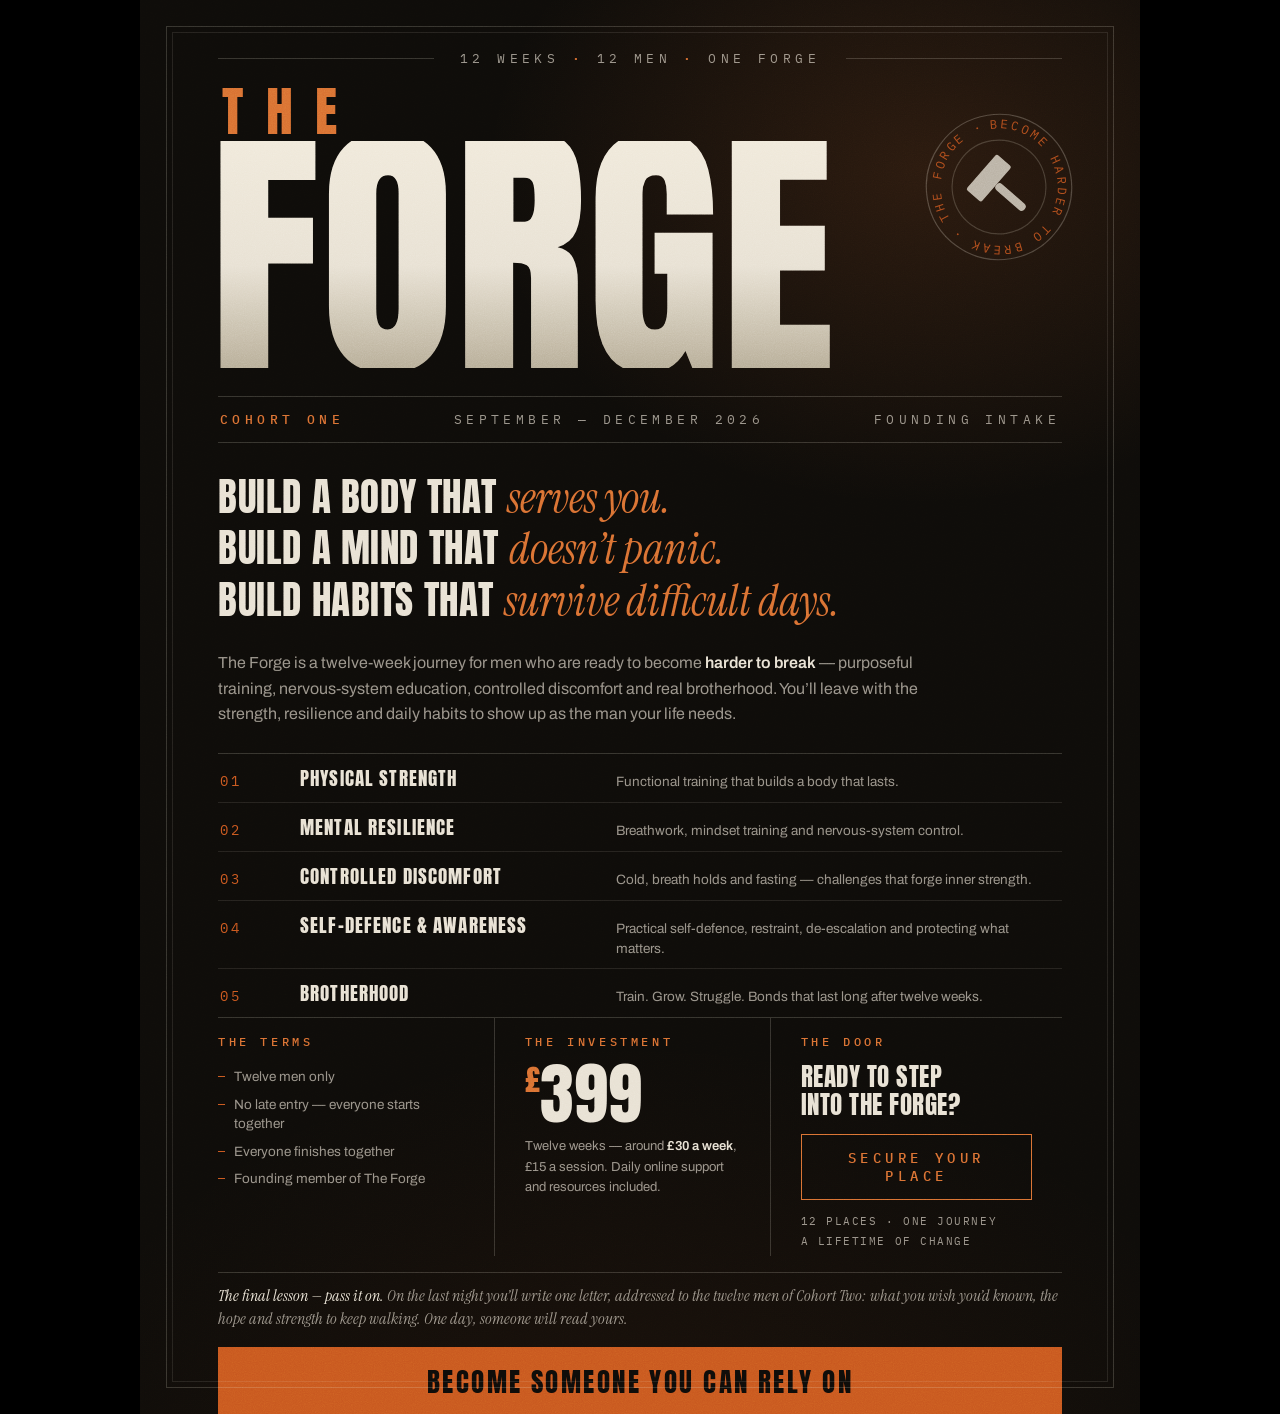
<file: the-forge/poster.html>
<!DOCTYPE html>
<html lang="en">
<head>
<meta charset="UTF-8">
<meta name="viewport" content="width=device-width, initial-scale=1.0">
<title>The Forge — Cohort One</title>
<style>
@font-face{font-family:'Anton';font-style:normal;font-weight:400;src:url('fonts/anton.woff2') format('woff2');}
@font-face{font-family:'Archivo';font-style:normal;font-weight:100 900;src:url('fonts/archivo.woff2') format('woff2');}
@font-face{font-family:'IBM Plex Mono';font-style:normal;font-weight:400;src:url('fonts/plexmono-400.woff2') format('woff2');}
@font-face{font-family:'IBM Plex Mono';font-style:normal;font-weight:500;src:url('fonts/plexmono-500.woff2') format('woff2');}
@font-face{font-family:'Instrument Serif';font-style:italic;font-weight:400;src:url('fonts/instrumentserif-italic.woff2') format('woff2');}

*,*::before,*::after{box-sizing:border-box;margin:0;padding:0;}

:root{
  --ink:#0e0c09;
  --coal:#161310;
  --bone:#e8e1d3;
  --bone-dim:rgba(232,225,211,.62);
  --ember:#c8571f;
  --ember-hot:#d96f32;
  --line:rgba(232,225,211,.18);
  --line-soft:rgba(232,225,211,.10);
}

html,body{background:#000;}
body{
  font-family:'Archivo',Helvetica,Arial,sans-serif;
  color:var(--bone);
  display:flex;justify-content:center;
  padding:0;
}

@page{size:1000px 1414px;margin:0;}
@media print{body{padding:0;}}

.poster{
  position:relative;
  width:1000px;height:1414px;
  background:var(--ink);
  overflow:hidden;
  flex:0 0 auto;
}

/* forge heat — one faint glow, no imagery */
.poster::before{
  content:"";position:absolute;inset:0;z-index:0;
  background:
    radial-gradient(620px 480px at 78% 12%, rgba(217,111,50,.14), transparent 70%),
    radial-gradient(900px 700px at 50% 108%, rgba(200,87,31,.07), transparent 70%);
}

/* film grain */
.grain{
  position:absolute;inset:0;z-index:5;pointer-events:none;
  opacity:.5;mix-blend-mode:overlay;
  background-image:url("data:image/svg+xml,%3Csvg xmlns='http://www.w3.org/2000/svg' width='240' height='240'%3E%3Cfilter id='n'%3E%3CfeTurbulence type='fractalNoise' baseFrequency='0.9' numOctaves='2' stitchTiles='stitch'/%3E%3CfeColorMatrix type='saturate' values='0'/%3E%3C/filter%3E%3Crect width='100%25' height='100%25' filter='url(%23n)' opacity='0.55'/%3E%3C/svg%3E");
}
/* vignette */
.vignette{
  position:absolute;inset:0;z-index:4;pointer-events:none;
  background:radial-gradient(140% 120% at 50% 45%, transparent 55%, rgba(0,0,0,.5) 100%);
}

/* printer's frame */
.frame{
  position:absolute;inset:26px;z-index:3;pointer-events:none;
  border:1px solid var(--line);
}
.frame::after{
  content:"";position:absolute;inset:5px;
  border:1px solid var(--line-soft);
}

.inner{
  position:relative;z-index:2;
  height:100%;
  padding:50px 78px 40px;
  display:flex;flex-direction:column;
}

.mono{
  font-family:'IBM Plex Mono',monospace;
  font-size:13px;letter-spacing:.34em;text-transform:uppercase;
  color:var(--bone-dim);
}
.mono strong{color:var(--ember-hot);font-weight:500;}

/* ── masthead ── */
.eyebrow{
  display:flex;align-items:center;gap:26px;
  margin-bottom:22px;
}
.eyebrow .rule{flex:1;height:1px;background:var(--line);}
.eyebrow .mono{white-space:nowrap;}

h1{
  font-family:'Anton',sans-serif;font-weight:400;
  text-transform:uppercase;
  color:var(--bone);
  line-height:.82;
  letter-spacing:.01em;
  display:flex;flex-direction:column;
}
h1 .the{
  font-size:54px;letter-spacing:.42em;
  color:var(--ember-hot);
  margin:0 0 8px 4px;
}
h1 .forge{
  font-size:276px;
  margin-left:-8px;
  background:linear-gradient(180deg,#f0e9da 0%,#e8e1d3 55%,#b7ad97 100%);
  -webkit-background-clip:text;background-clip:text;
  -webkit-text-fill-color:transparent;color:transparent;
}

.cohort-bar{
  margin-top:28px;
  border-top:1px solid var(--line);
  border-bottom:1px solid var(--line);
  padding:14px 2px;
  display:flex;justify-content:space-between;align-items:baseline;
}

/* ── manifesto ── */
.manifesto{margin-top:30px;}
.manifesto p{
  font-family:'Anton',sans-serif;font-weight:400;
  text-transform:uppercase;
  font-size:39px;line-height:1.18;
  letter-spacing:.015em;
  color:var(--bone);
}
.manifesto p em{
  font-family:'Instrument Serif',serif;font-style:italic;
  text-transform:none;
  color:var(--ember-hot);
  font-size:44px;letter-spacing:0;
}

.lede{
  margin-top:22px;
  max-width:740px;
  font-size:16px;line-height:1.6;font-weight:400;
  color:var(--bone-dim);
}
.lede strong{color:var(--bone);font-weight:600;}

/* ── pillars ── */
.pillars{
  margin-top:26px;
  border-top:1px solid var(--line);
}
.pillar{
  display:grid;
  grid-template-columns:56px 292px 1fr;
  align-items:baseline;
  gap:24px;
  padding:10px 2px;
  border-bottom:1px solid var(--line-soft);
}
.pillar:last-child{border-bottom:1px solid var(--line);}
.pillar .num{
  font-family:'IBM Plex Mono',monospace;
  font-size:14px;letter-spacing:.2em;
  color:var(--ember);
}
.pillar h3{
  font-family:'Anton',sans-serif;font-weight:400;
  font-size:19px;letter-spacing:.06em;text-transform:uppercase;
  color:var(--bone);
}
.pillar p{
  font-size:13.5px;line-height:1.45;color:var(--bone-dim);
}

/* ── terms / investment / door ── */
.band{
  margin-top:auto;
  display:grid;
  grid-template-columns:1fr 1fr 1.06fr;
}
.band > div{
  padding:16px 30px 4px 0;
}
.band > div + div{
  border-left:1px solid var(--line);
  padding-left:30px;
}
.band h4{
  font-family:'IBM Plex Mono',monospace;font-weight:500;
  font-size:12px;letter-spacing:.3em;text-transform:uppercase;
  color:var(--ember-hot);
  margin-bottom:14px;
}
.band ul{list-style:none;}
.band li{
  font-size:13.5px;line-height:1.45;
  color:var(--bone-dim);
  padding:4px 0 4px 16px;
  position:relative;
}
.band li::before{
  content:"";position:absolute;left:0;top:13px;
  width:7px;height:1px;background:var(--ember);
}
.price{
  font-family:'Anton',sans-serif;font-weight:400;
  font-size:68px;line-height:.9;
  color:var(--bone);
  margin-bottom:12px;
}
.price sup{font-size:32px;vertical-align:30px;color:var(--ember-hot);}
.price-notes{font-size:13px;line-height:1.55;color:var(--bone-dim);}
.price-notes strong{color:var(--bone);font-weight:600;}

.door p.ask{
  font-family:'Anton',sans-serif;font-weight:400;
  font-size:25px;line-height:1.1;letter-spacing:.02em;
  text-transform:uppercase;color:var(--bone);
  margin-bottom:16px;
}
.cta{
  display:block;
  border:1px solid var(--ember-hot);
  color:var(--ember-hot);
  font-family:'IBM Plex Mono',monospace;font-weight:500;
  font-size:14px;letter-spacing:.32em;text-transform:uppercase;
  text-align:center;
  padding:14px 10px;
  margin-bottom:12px;
}
.door .fine{
  font-family:'IBM Plex Mono',monospace;
  font-size:11px;letter-spacing:.14em;text-transform:uppercase;
  color:var(--bone-dim);line-height:1.8;
}

/* letter note */
.letter{
  margin-top:16px;
  border-top:1px solid var(--line);
  padding-top:12px;
}
.letter p{
  font-family:'Instrument Serif',serif;font-style:italic;
  font-size:15.5px;line-height:1.5;
  color:var(--bone-dim);
  max-width:840px;
}
.letter p b{color:var(--bone);font-weight:400;}

/* maker's stamp */
.stamp{position:absolute;top:112px;right:66px;z-index:3;opacity:.85;transform:rotate(-9deg);}

/* ── closing bar ── */
.close-bar{
  margin-top:16px;
  background:var(--ember);
  color:var(--ink);
  text-align:center;
  padding:14px 10px 16px;
}
.close-bar span{
  font-family:'Anton',sans-serif;font-weight:400;
  font-size:27px;letter-spacing:.09em;text-transform:uppercase;
}
</style>
</head>
<body>
<div class="poster">
  <div class="frame"></div>
  <div class="vignette"></div>
  <div class="grain"></div>

  <div class="inner">

    <svg class="stamp" width="150" height="150" viewBox="0 0 128 128" fill="none" aria-hidden="true">
        <defs>
          <path id="ring" d="M64 14 a50 50 0 1 1 -0.01 0"/>
        </defs>
        <circle cx="64" cy="64" r="62" stroke="rgba(232,225,211,.28)" stroke-width="1"/>
        <circle cx="64" cy="64" r="40" stroke="rgba(232,225,211,.22)" stroke-width="1"/>
        <text font-family="'IBM Plex Mono',monospace" font-size="10.5" letter-spacing="2.6" fill="#c8571f">
          <textPath href="#ring" startOffset="0">BECOME HARDER TO BREAK · THE FORGE · MMXXVI ·</textPath>
        </text>
        <!-- hammer mark -->
        <g fill="#e8e1d3" opacity=".9" transform="rotate(-40 64 64)">
          <rect x="44" y="44" width="40" height="17" rx="2"/>
          <rect x="60.5" y="61" width="7" height="32" rx="3.5"/>
        </g>
      </svg>

    <div class="eyebrow">
      <span class="rule"></span>
      <span class="mono">12 weeks <strong>·</strong> 12 men <strong>·</strong> one forge</span>
      <span class="rule"></span>
    </div>

    <h1>
      <span class="the">The</span>
      <span class="forge">Forge</span>
    </h1>

    <div class="cohort-bar">
      <span class="mono"><strong>Cohort One</strong></span>
      <span class="mono">September — December 2026</span>
      <span class="mono">Founding intake</span>
    </div>

    <div class="manifesto">
      <p>Build a body that <em>serves you.</em></p>
      <p>Build a mind that <em>doesn&rsquo;t panic.</em></p>
      <p>Build habits that <em>survive difficult days.</em></p>
    </div>

    <p class="lede">
      The Forge is a twelve-week journey for men who are ready to become
      <strong>harder to break</strong> — purposeful training, nervous-system education,
      controlled discomfort and real brotherhood. You&rsquo;ll leave with the strength,
      resilience and daily habits to show up as the man your life needs.
    </p>

    <div class="pillars">
      <div class="pillar">
        <span class="num">01</span>
        <h3>Physical Strength</h3>
        <p>Functional training that builds a body that lasts.</p>
      </div>
      <div class="pillar">
        <span class="num">02</span>
        <h3>Mental Resilience</h3>
        <p>Breathwork, mindset training and nervous-system control.</p>
      </div>
      <div class="pillar">
        <span class="num">03</span>
        <h3>Controlled Discomfort</h3>
        <p>Cold, breath holds and fasting — challenges that forge inner strength.</p>
      </div>
      <div class="pillar">
        <span class="num">04</span>
        <h3>Self-Defence &amp; Awareness</h3>
        <p>Practical self-defence, restraint, de-escalation and protecting what matters.</p>
      </div>
      <div class="pillar">
        <span class="num">05</span>
        <h3>Brotherhood</h3>
        <p>Train. Grow. Struggle. Bonds that last long after twelve weeks.</p>
      </div>
    </div>

    <div class="band">
      <div>
        <h4>The Terms</h4>
        <ul>
          <li>Twelve men only</li>
          <li>No late entry — everyone starts together</li>
          <li>Everyone finishes together</li>
          <li>Founding member of The Forge</li>
        </ul>
      </div>
      <div>
        <h4>The Investment</h4>
        <p class="price"><sup>£</sup>399</p>
        <p class="price-notes">
          Twelve weeks — around <strong>£30 a week</strong>, £15 a session.
          Daily online support and resources included.
        </p>
      </div>
      <div class="door">
        <h4>The Door</h4>
        <p class="ask">Ready to step<br>into the forge?</p>
        <span class="cta">Secure your place</span>
        <p class="fine">12 places · one journey<br>a lifetime of change</p>
      </div>
    </div>

    <div class="letter">
      <p><b>The final lesson — pass it on.</b> On the last night you&rsquo;ll write one letter,
      addressed to the twelve men of Cohort Two: what you wish you&rsquo;d known,
      the hope and strength to keep walking. One day, someone will read yours.</p>
    </div>

    <div class="close-bar">
      <span>Become someone you can rely on</span>
    </div>

  </div>
</div>
</body>
</html>
</file>
